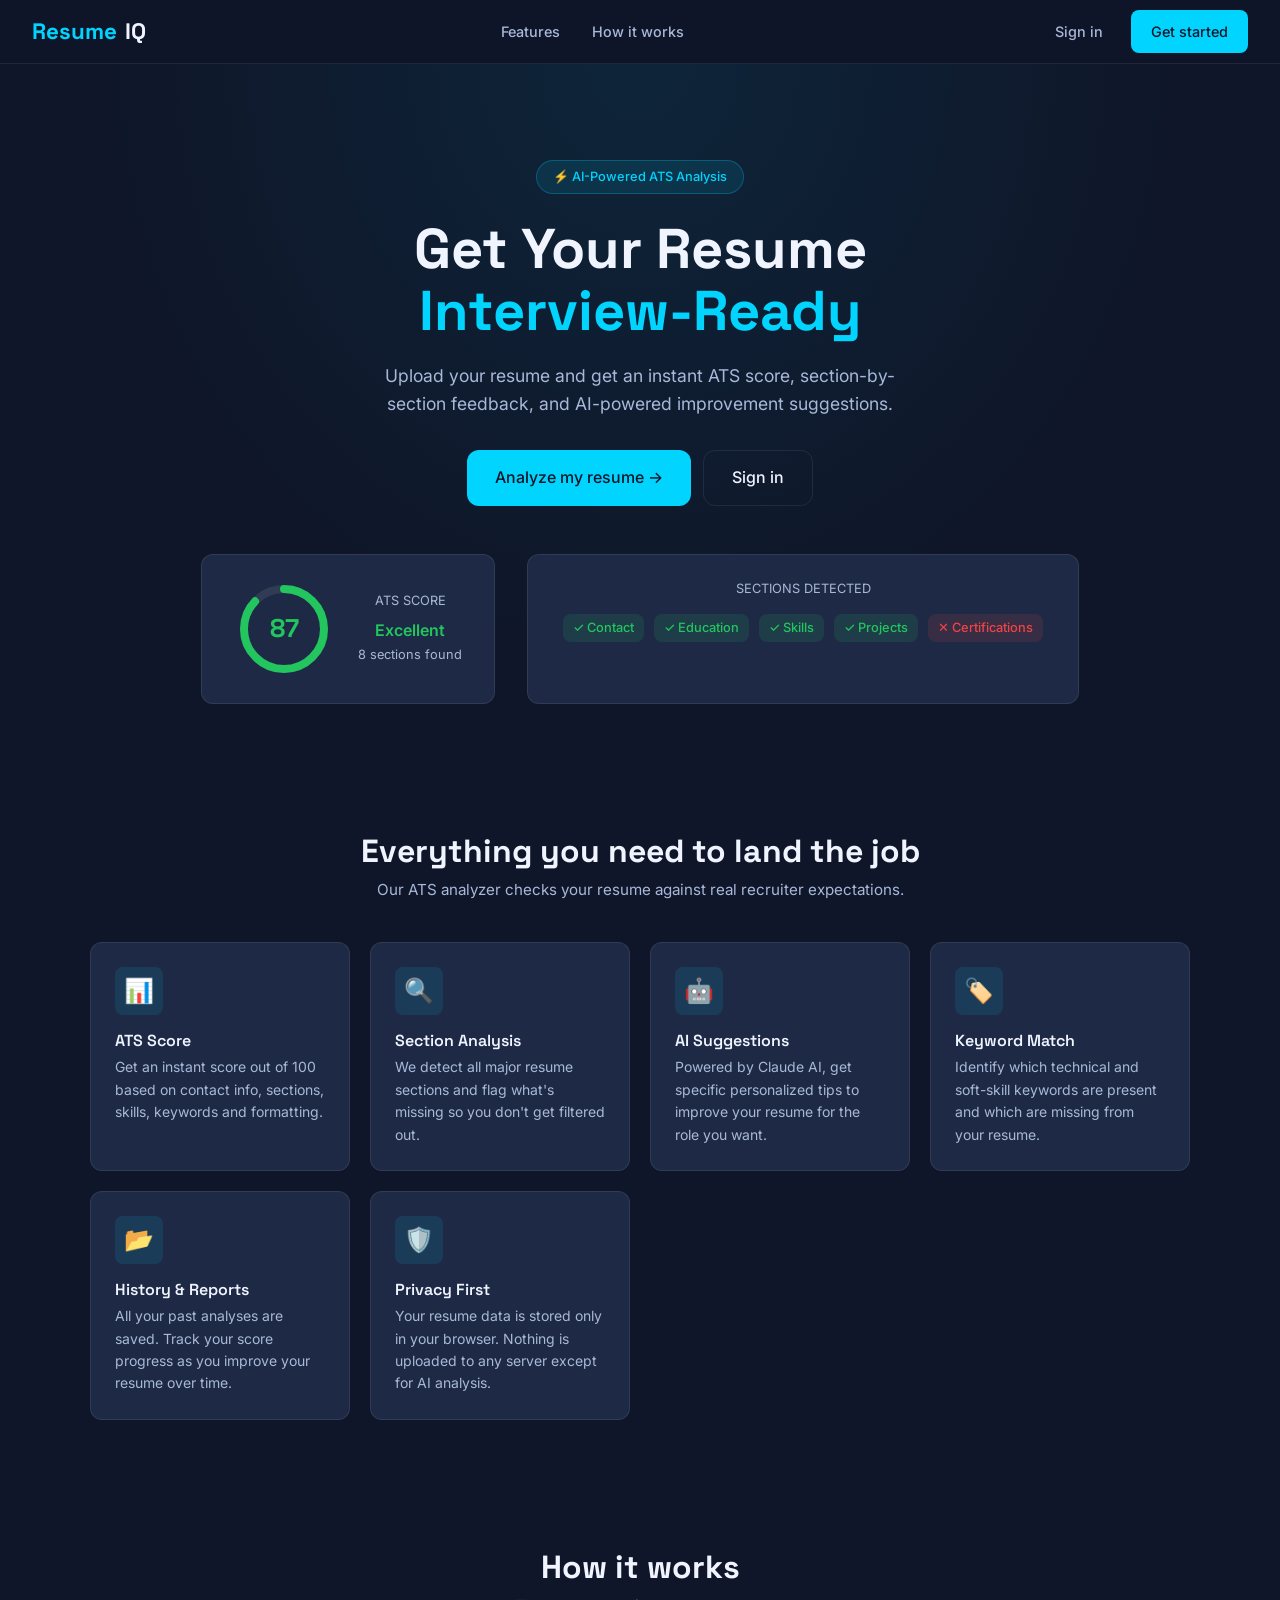
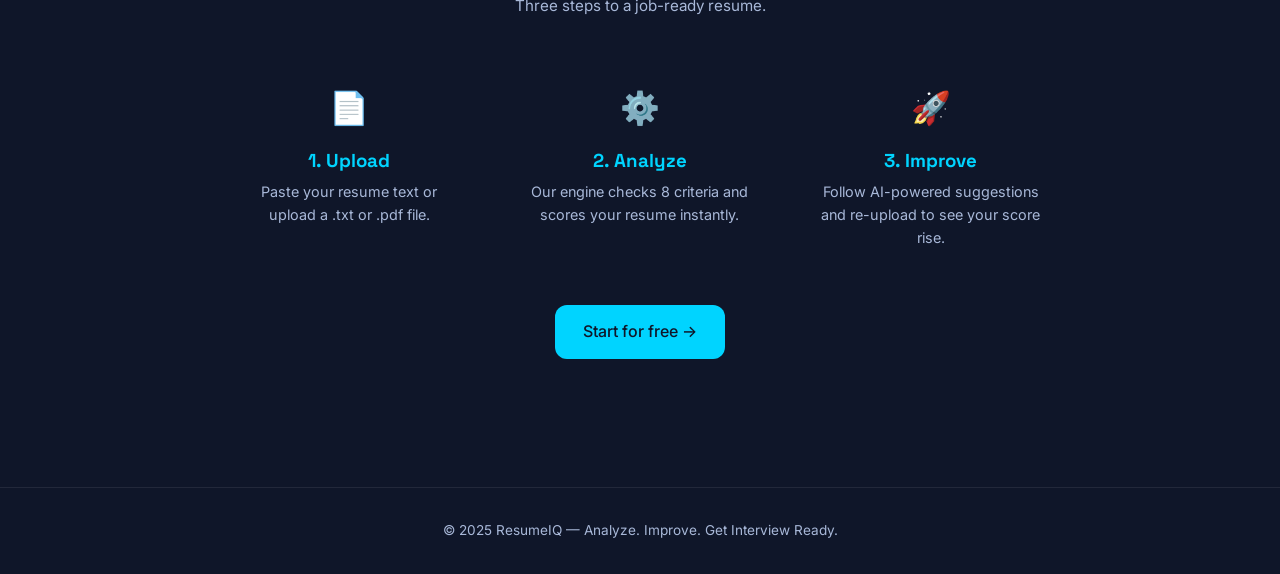
<file: index.html>
<!DOCTYPE html>
<html lang="en">
<head>
  <meta charset="UTF-8"/>
  <meta name="viewport" content="width=device-width, initial-scale=1.0"/>
  <title>ResumeIQ — ATS Resume Analyzer</title>
  <link rel="stylesheet" href="css/style.css"/>
</head>
<body>

<nav class="nav">
  <div class="nav-logo"><span>Resume</span>IQ</div>
  <ul class="nav-links">
    <li><a href="#features">Features</a></li>
    <li><a href="#how-it-works">How it works</a></li>
  </ul>
  <div class="nav-actions">
    <a href="pages/login.html" class="btn btn-ghost">Sign in</a>
    <a href="pages/register.html" class="btn btn-primary">Get started</a>
  </div>
</nav>

<!-- HERO -->
<section class="hero">
  <div class="hero-badge">⚡ AI-Powered ATS Analysis</div>
  <h1>Get Your Resume <span>Interview-Ready</span></h1>
  <p>Upload your resume and get an instant ATS score, section-by-section feedback, and AI-powered improvement suggestions.</p>
  <div class="hero-actions">
    <a href="pages/register.html" class="btn btn-primary btn-lg">Analyze my resume →</a>
    <a href="pages/login.html" class="btn btn-outline btn-lg">Sign in</a>
  </div>

  <!-- demo score preview -->
  <div style="margin-top:3rem;display:flex;justify-content:center;gap:2rem;flex-wrap:wrap">
    <div class="card" style="display:flex;align-items:center;gap:1.5rem;padding:1.5rem 2rem">
      <div id="demo-ring"></div>
      <div>
        <div style="font-size:0.8rem;color:var(--white-dim);margin-bottom:6px">ATS SCORE</div>
        <div style="font-size:1rem;font-weight:600;color:var(--success)">Excellent</div>
        <div style="font-size:0.8rem;color:var(--white-dim);margin-top:2px">8 sections found</div>
      </div>
    </div>
    <div class="card" style="padding:1.5rem 2rem;min-width:220px">
      <div style="font-size:0.8rem;color:var(--white-dim);margin-bottom:12px">SECTIONS DETECTED</div>
      <div>
        <span class="section-found yes">✓ Contact</span>
        <span class="section-found yes">✓ Education</span>
        <span class="section-found yes">✓ Skills</span>
        <span class="section-found yes">✓ Projects</span>
        <span class="section-found no">✕ Certifications</span>
      </div>
    </div>
  </div>
</section>

<!-- FEATURES -->
<section class="features" id="features">
  <div class="section-heading">
    <h2>Everything you need to land the job</h2>
    <p>Our ATS analyzer checks your resume against real recruiter expectations.</p>
  </div>
  <div class="features-grid">
    <div class="feature-card">
      <div class="feature-icon">📊</div>
      <h3>ATS Score</h3>
      <p>Get an instant score out of 100 based on contact info, sections, skills, keywords and formatting.</p>
    </div>
    <div class="feature-card">
      <div class="feature-icon">🔍</div>
      <h3>Section Analysis</h3>
      <p>We detect all major resume sections and flag what's missing so you don't get filtered out.</p>
    </div>
    <div class="feature-card">
      <div class="feature-icon">🤖</div>
      <h3>AI Suggestions</h3>
      <p>Powered by Claude AI, get specific personalized tips to improve your resume for the role you want.</p>
    </div>
    <div class="feature-card">
      <div class="feature-icon">🏷️</div>
      <h3>Keyword Match</h3>
      <p>Identify which technical and soft-skill keywords are present and which are missing from your resume.</p>
    </div>
    <div class="feature-card">
      <div class="feature-icon">📂</div>
      <h3>History & Reports</h3>
      <p>All your past analyses are saved. Track your score progress as you improve your resume over time.</p>
    </div>
    <div class="feature-card">
      <div class="feature-icon">🛡️</div>
      <h3>Privacy First</h3>
      <p>Your resume data is stored only in your browser. Nothing is uploaded to any server except for AI analysis.</p>
    </div>
  </div>
</section>

<!-- HOW IT WORKS -->
<section id="how-it-works" style="padding:4rem 1.5rem;max-width:900px;margin:0 auto">
  <div class="section-heading">
    <h2>How it works</h2>
    <p>Three steps to a job-ready resume.</p>
  </div>
  <div class="grid-3">
    <div style="text-align:center;padding:1.5rem">
      <div style="font-size:2rem;margin-bottom:1rem">📄</div>
      <h3 style="margin-bottom:8px;color:var(--cyan)">1. Upload</h3>
      <p style="color:var(--white-dim);font-size:0.9rem">Paste your resume text or upload a .txt or .pdf file.</p>
    </div>
    <div style="text-align:center;padding:1.5rem">
      <div style="font-size:2rem;margin-bottom:1rem">⚙️</div>
      <h3 style="margin-bottom:8px;color:var(--cyan)">2. Analyze</h3>
      <p style="color:var(--white-dim);font-size:0.9rem">Our engine checks 8 criteria and scores your resume instantly.</p>
    </div>
    <div style="text-align:center;padding:1.5rem">
      <div style="font-size:2rem;margin-bottom:1rem">🚀</div>
      <h3 style="margin-bottom:8px;color:var(--cyan)">3. Improve</h3>
      <p style="color:var(--white-dim);font-size:0.9rem">Follow AI-powered suggestions and re-upload to see your score rise.</p>
    </div>
  </div>
  <div style="text-align:center;margin-top:2rem">
    <a href="pages/register.html" class="btn btn-primary btn-lg">Start for free →</a>
  </div>
</section>

<footer>
  <p>© 2025 ResumeIQ — Analyze. Improve. Get Interview Ready.</p>
</footer>

<script src="js/utils.js"></script>
<script>
  renderScoreRing('demo-ring', 87, 100);
</script>
</body>
</html>
</file>
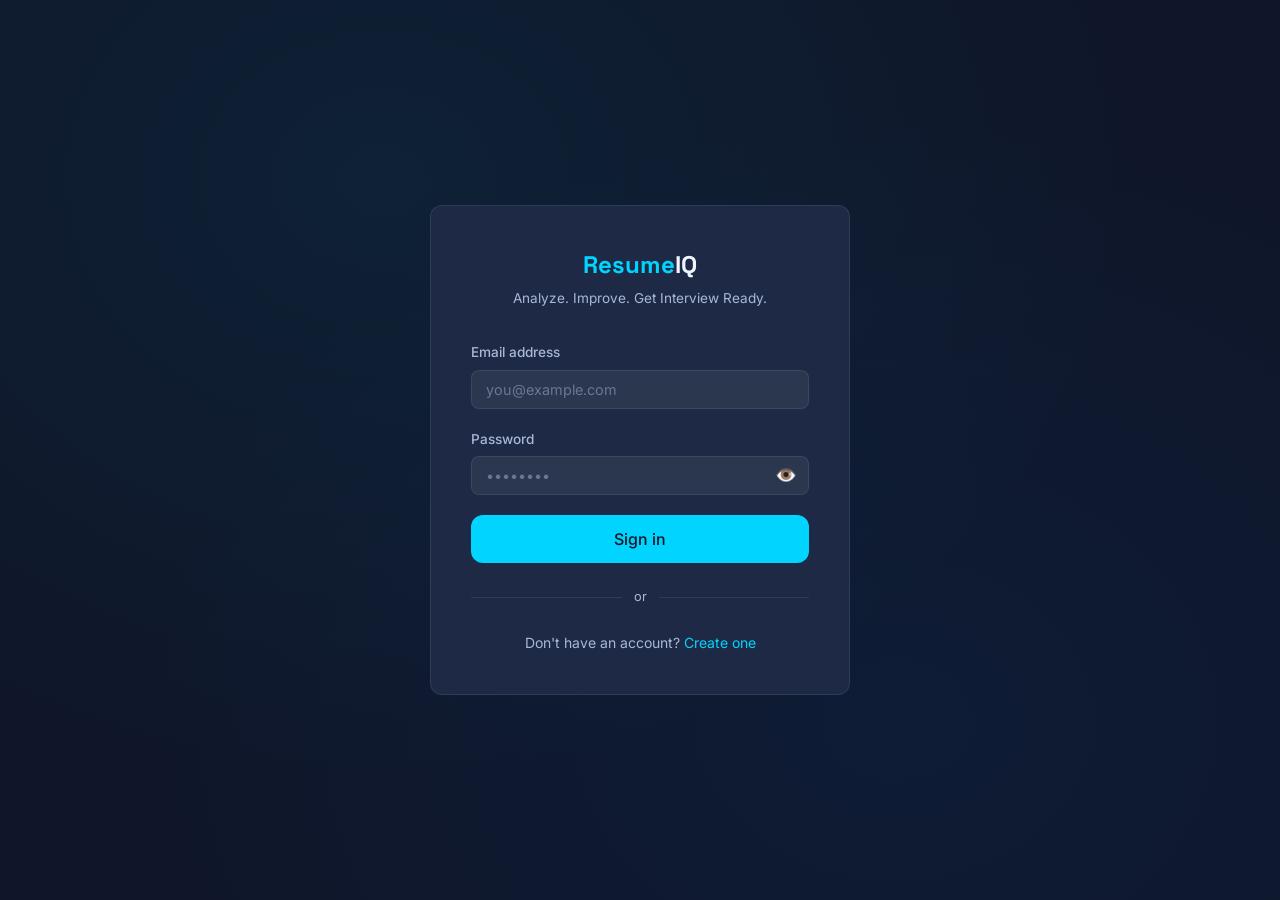
<file: pages/dashboard.html>
<!DOCTYPE html>
<html lang="en">
<head>
  <meta charset="UTF-8"/>
  <meta name="viewport" content="width=device-width, initial-scale=1.0"/>
  <title>Dashboard — ResumeIQ</title>
  <link rel="stylesheet" href="../css/style.css"/>
</head>
<body>

<nav class="nav" id="main-nav"></nav>

<div class="page-wrap">
  <div class="page-header flex-between" style="flex-wrap:wrap;gap:1rem">
    <div>
      <div class="page-title" id="welcome-title">Welcome back 👋</div>
      <div class="page-subtitle">Here's an overview of your resume analyses.</div>
    </div>
    <a href="upload.html" class="btn btn-primary">+ Upload resume</a>
  </div>

  <!-- Stats row -->
  <div class="grid-4 mb-3" id="stats-row">
    <div class="stat-card">
      <div class="stat-label">Total Resumes</div>
      <div class="stat-value" id="stat-total">0</div>
    </div>
    <div class="stat-card">
      <div class="stat-label">Best Score</div>
      <div class="stat-value" id="stat-best" style="color:var(--success)">—</div>
    </div>
    <div class="stat-card">
      <div class="stat-label">Avg Score</div>
      <div class="stat-value" id="stat-avg">—</div>
    </div>
    <div class="stat-card">
      <div class="stat-label">Latest Score</div>
      <div class="stat-value" id="stat-latest">—</div>
    </div>
  </div>

  <!-- Resume list -->
  <div class="card" style="padding:0">
    <div class="flex-between" style="padding:1.25rem 1.5rem;border-bottom:1px solid var(--border-soft)">
      <h2 style="font-size:1rem;font-weight:600">Your Resumes</h2>
    </div>
    <div id="resume-list-wrap">
      <div id="empty-state" class="text-center" style="padding:4rem 2rem;display:none">
        <div style="font-size:2.5rem;margin-bottom:1rem">📄</div>
        <h3 style="margin-bottom:8px">No resumes yet</h3>
        <p class="text-muted text-sm" style="margin-bottom:1.5rem">Upload your first resume to get started.</p>
        <a href="upload.html" class="btn btn-primary">Upload resume</a>
      </div>
      <div class="table-wrap" id="resume-table-wrap">
        <table id="resume-table">
          <thead>
            <tr>
              <th>Resume name</th>
              <th>Uploaded</th>
              <th>ATS Score</th>
              <th>Status</th>
              <th style="text-align:right">Actions</th>
            </tr>
          </thead>
          <tbody id="resume-tbody"></tbody>
        </table>
      </div>
    </div>
  </div>
</div>

<div id="toast-container"></div>

<!-- Delete confirm modal -->
<div class="modal-overlay hidden" id="delete-modal">
  <div class="modal">
    <button class="modal-close" onclick="closeDeleteModal()">✕</button>
    <h3 style="margin-bottom:8px">Delete resume?</h3>
    <p class="text-muted text-sm" style="margin-bottom:1.5rem">
      This will permanently delete the resume and its analysis report. This cannot be undone.
    </p>
    <div class="flex gap-2">
      <button class="btn btn-danger btn-full" onclick="confirmDelete()">Delete</button>
      <button class="btn btn-outline btn-full" onclick="closeDeleteModal()">Cancel</button>
    </div>
  </div>
</div>

<script src="../js/auth.js"></script>
<script src="../js/resume.js"></script>
<script src="../js/utils.js"></script>
<script>
  if (!Auth.requireAuth()) throw new Error('not auth');

  const session = Auth.getSession();
  document.getElementById('welcome-title').textContent = `Welcome back, ${session.name.split(' ')[0]} 👋`;

  injectNav();

  let deleteTarget = null;

  function load() {
    const resumes = ResumeDB.getResumesByUser(session.userId);
    const tbody = document.getElementById('resume-tbody');
    const emptyState = document.getElementById('empty-state');
    const tableWrap = document.getElementById('resume-table-wrap');

    // stats
    const scores = resumes.filter(r => r.ats_score !== null).map(r => r.ats_score);
    document.getElementById('stat-total').textContent = resumes.length;
    document.getElementById('stat-best').textContent = scores.length ? Math.max(...scores) : '—';
    document.getElementById('stat-avg').textContent = scores.length ? Math.round(scores.reduce((a,b)=>a+b,0)/scores.length) : '—';
    document.getElementById('stat-latest').textContent = scores.length ? scores[0] : '—';

    if (!resumes.length) {
      emptyState.style.display = 'block';
      tableWrap.style.display = 'none';
      return;
    }

    emptyState.style.display = 'none';
    tableWrap.style.display = 'block';

    tbody.innerHTML = resumes.map(r => {
      const score = r.ats_score;
      const scoreHtml = score !== null
        ? `<span style="font-weight:600;color:${scoreColor(score)}">${score}</span><span class="text-muted text-xs">/100</span>`
        : '<span class="text-muted text-xs">Analyzing…</span>';
      const badgeHtml = score !== null
        ? `<span class="badge ${scoreBadgeClass(score)}">${scoreLabel(score)}</span>`
        : '<span class="badge badge-cyan">Pending</span>';

      return `<tr>
        <td>
          <div style="font-weight:500">${r.resume_name}</div>
        </td>
        <td class="text-muted text-sm">${formatDate(r.upload_date)}</td>
        <td>${scoreHtml}</td>
        <td>${badgeHtml}</td>
        <td style="text-align:right">
          <div class="flex gap-1" style="justify-content:flex-end">
            ${score !== null ? `<a href="report.html?id=${r.resume_id}" class="btn btn-outline btn-sm">View report</a>` : ''}
            <button class="btn btn-danger btn-sm" onclick="openDeleteModal('${r.resume_id}')">Delete</button>
          </div>
        </td>
      </tr>`;
    }).join('');
  }

  function openDeleteModal(id) {
    deleteTarget = id;
    document.getElementById('delete-modal').classList.remove('hidden');
  }

  function closeDeleteModal() {
    deleteTarget = null;
    document.getElementById('delete-modal').classList.add('hidden');
  }

  function confirmDelete() {
    if (!deleteTarget) return;
    ResumeDB.deleteResume(deleteTarget);
    closeDeleteModal();
    showToast('Resume deleted.', 'success');
    load();
  }

  load();
</script>
</body>
</html>
</file>
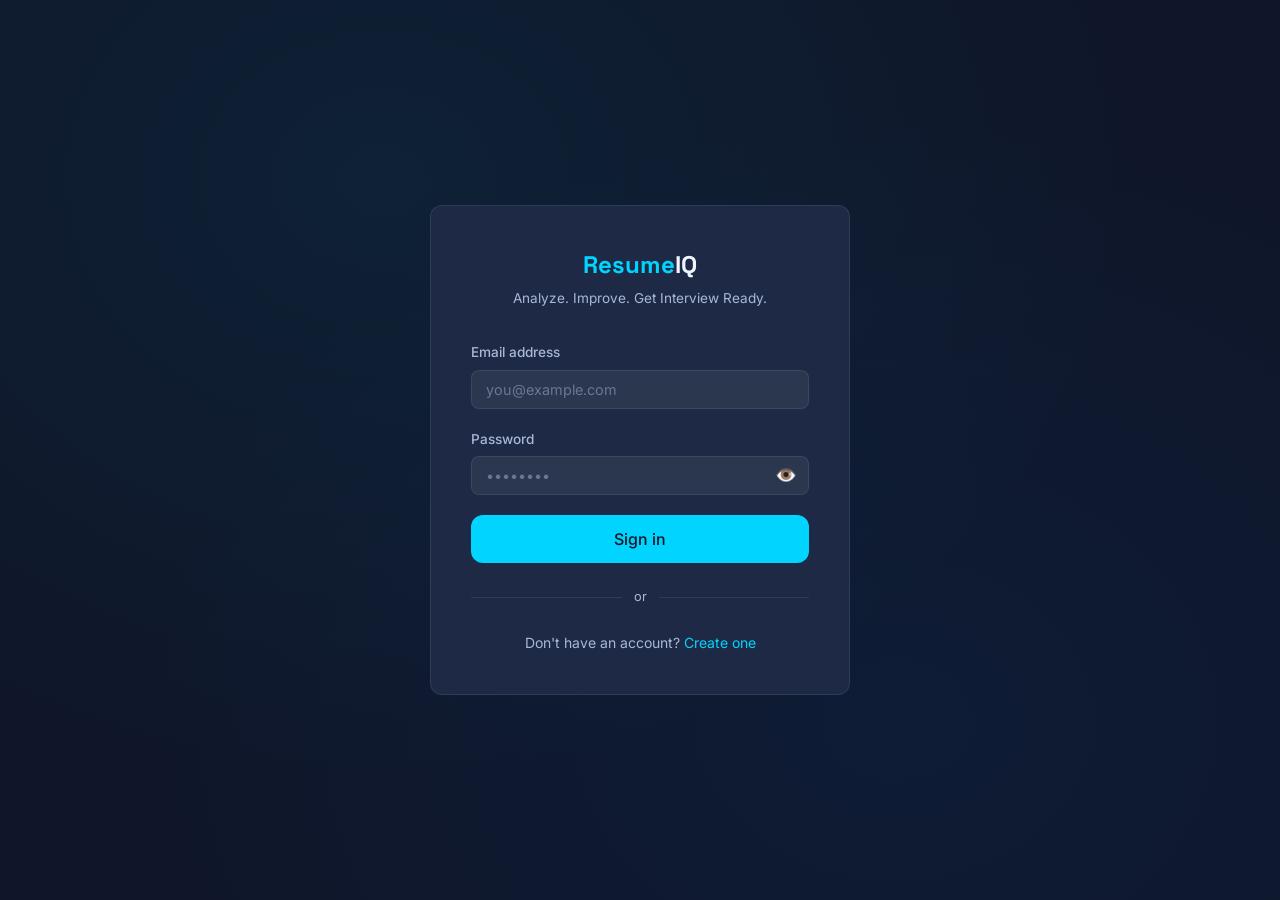
<file: pages/login.html>
<!DOCTYPE html>
<html lang="en">
<head>
  <meta charset="UTF-8"/>
  <meta name="viewport" content="width=device-width, initial-scale=1.0"/>
  <title>Sign In — ResumeIQ</title>
  <link rel="stylesheet" href="../css/style.css"/>
</head>
<body>
<div class="auth-wrap">
  <div class="auth-card">
    <div class="auth-logo"><span>Resume</span>IQ</div>
    <div class="auth-tagline">Analyze. Improve. Get Interview Ready.</div>

    <div id="error-box" class="alert alert-danger hidden"></div>

    <div class="form-group">
      <label class="form-label">Email address</label>
      <input type="email" id="email" class="form-input" placeholder="you@example.com" autocomplete="email"/>
    </div>

    <div class="form-group">
      <label class="form-label">Password</label>
      <div style="position:relative">
        <input type="password" id="password" class="form-input" placeholder="••••••••"
               autocomplete="current-password" style="padding-right:48px"/>
        <button type="button" onclick="togglePassword()"
                style="position:absolute;right:12px;top:50%;transform:translateY(-50%);
                       background:none;border:none;cursor:pointer;color:var(--white-dim);
                       font-size:1.1rem;line-height:1;padding:0"
                id="eye-btn" title="Show password">👁️</button>
      </div>
    </div>

    <button class="btn btn-primary btn-full btn-lg" id="login-btn" onclick="doLogin()">
      Sign in
    </button>

    <div class="auth-divider">or</div>

    <p class="text-center text-sm" style="color:var(--white-dim)">
      Don't have an account? <a href="register.html">Create one</a>
    </p>
  </div>
</div>

<script src="../js/auth.js"></script>
<script>
  Auth.requireGuest('../pages/dashboard.html');

  document.addEventListener('keydown', e => { if (e.key === 'Enter') doLogin(); });

  function togglePassword() {
    const input = document.getElementById('password');
    const btn   = document.getElementById('eye-btn');
    if (input.type === 'password') {
      input.type = 'text';
      btn.textContent = '🙈';
      btn.title = 'Hide password';
    } else {
      input.type = 'password';
      btn.textContent = '👁️';
      btn.title = 'Show password';
    }
  }

  function doLogin() {
    const email    = document.getElementById('email').value.trim();
    const password = document.getElementById('password').value;
    const errBox   = document.getElementById('error-box');
    errBox.classList.add('hidden');

    if (!email || !password) {
      errBox.textContent = 'Please fill in all fields.';
      errBox.classList.remove('hidden');
      return;
    }

    const btn = document.getElementById('login-btn');
    btn.disabled = true;
    btn.textContent = 'Signing in…';

    const result = Auth.login(email, password);
    if (!result.ok) {
      errBox.textContent = result.error;
      errBox.classList.remove('hidden');
      btn.disabled = false;
      btn.textContent = 'Sign in';
      return;
    }

    window.location.href = 'dashboard.html';
  }
</script>
</body>
</html>
</file>
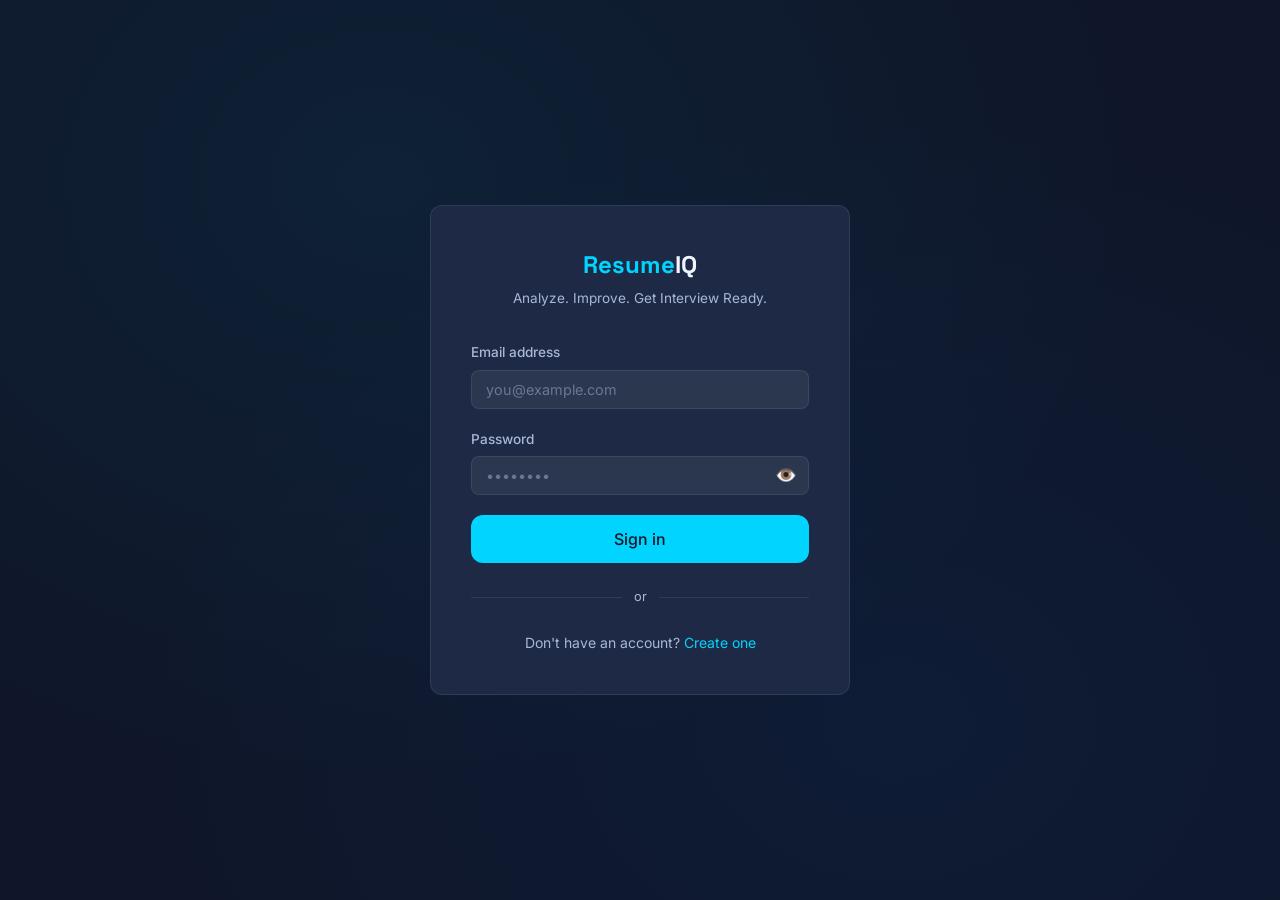
<file: pages/profile.html>
<!DOCTYPE html>
<html lang="en">
<head>
  <meta charset="UTF-8"/>
  <meta name="viewport" content="width=device-width, initial-scale=1.0"/>
  <title>Profile — ResumeIQ</title>
  <link rel="stylesheet" href="../css/style.css"/>
</head>
<body>

<nav class="nav" id="main-nav"></nav>

<div class="page-wrap" style="max-width:700px">
  <div class="page-header">
    <div class="page-title">Profile & Settings</div>
    <div class="page-subtitle">Manage your account and configure AI features.</div>
  </div>

  <!-- Account info -->
  <div class="card mb-2">
    <h3 style="font-size:1rem;font-weight:600;margin-bottom:1.25rem">Account</h3>
    <div class="flex-center gap-2 mb-3">
      <div style="width:56px;height:56px;border-radius:50%;background:rgba(0,212,255,0.15);
                  display:flex;align-items:center;justify-content:center;
                  font-family:var(--font-display);font-size:1.2rem;font-weight:700;color:var(--cyan)"
           id="avatar-initials">??</div>
      <div>
        <div style="font-weight:600;font-size:1rem" id="profile-name">—</div>
        <div class="text-muted text-sm" id="profile-email">—</div>
        <div class="mt-1" id="profile-role"></div>
      </div>
    </div>

    <div class="form-group">
      <label class="form-label">Display name</label>
      <input type="text" id="edit-name" class="form-input"/>
    </div>

    <button class="btn btn-primary btn-sm" onclick="saveName()">Save name</button>
  </div>

  <!-- API Key -->
  <div class="card mb-2" style="border-color:rgba(0,212,255,0.25)">
    <h3 style="font-size:1rem;font-weight:600;margin-bottom:0.5rem">🤖 Anthropic API Key</h3>
    <p class="text-muted text-sm mb-2">
      Add your Anthropic API key to enable Claude AI-powered resume suggestions.
      The key is stored only in your browser and never sent anywhere except Anthropic's API.
    </p>

    <div class="alert alert-info mb-2">
      Get a free API key at <a href="https://console.anthropic.com" target="_blank">console.anthropic.com</a>
    </div>

    <div class="form-group">
      <label class="form-label">API key</label>
      <div class="flex gap-1">
        <input type="password" id="api-key-input" class="form-input" placeholder="sk-ant-api03-…"/>
        <button class="btn btn-outline btn-sm" onclick="toggleKeyVisibility()" id="toggle-key-btn" style="white-space:nowrap">Show</button>
      </div>
    </div>

    <div class="flex gap-1">
      <button class="btn btn-primary btn-sm" onclick="saveApiKey()">Save key</button>
      <button class="btn btn-danger btn-sm" onclick="clearApiKey()">Remove key</button>
    </div>

    <div id="api-key-status" class="mt-2"></div>
  </div>

  <!-- Stats -->
  <div class="card mb-2">
    <h3 style="font-size:1rem;font-weight:600;margin-bottom:1rem">Your Stats</h3>
    <div class="grid-3">
      <div class="stat-card">
        <div class="stat-label">Resumes</div>
        <div class="stat-value" id="stat-resumes">0</div>
      </div>
      <div class="stat-card">
        <div class="stat-label">Best Score</div>
        <div class="stat-value" id="stat-best" style="color:var(--success)">—</div>
      </div>
      <div class="stat-card">
        <div class="stat-label">Member Since</div>
        <div class="stat-value" style="font-size:1rem" id="stat-since">—</div>
      </div>
    </div>
  </div>

  <!-- Danger zone -->
  <div class="card" style="border-color:rgba(239,68,68,0.25)">
    <h3 style="font-size:1rem;font-weight:600;margin-bottom:0.5rem;color:var(--danger)">Danger Zone</h3>
    <p class="text-muted text-sm mb-2">Sign out of your account on this device.</p>
    <button class="btn btn-danger btn-sm" onclick="Auth.logout()">Sign out</button>
  </div>
</div>

<div id="toast-container"></div>

<script src="../js/auth.js"></script>
<script src="../js/resume.js"></script>
<script src="../js/analyzer.js"></script>
<script src="../js/utils.js"></script>
<script>
  if (!Auth.requireAuth()) throw new Error('not auth');
  injectNav();

  const session = Auth.getSession();
  const user = Auth.getUserById(session.userId);

  // populate fields
  document.getElementById('profile-name').textContent  = user.name;
  document.getElementById('profile-email').textContent = user.email;
  document.getElementById('edit-name').value           = user.name;
  document.getElementById('avatar-initials').textContent = user.name.split(' ').map(w=>w[0]).join('').slice(0,2).toUpperCase();
  document.getElementById('profile-role').innerHTML = user.role === 'admin'
    ? '<span class="badge badge-cyan">Admin</span>' : '<span class="badge" style="background:rgba(255,255,255,0.08);color:var(--white-dim)">User</span>';

  document.getElementById('stat-since').textContent = formatDate(user.created_at);

  // stats
  const resumes = ResumeDB.getResumesByUser(session.userId);
  const scores  = resumes.filter(r=>r.ats_score!==null).map(r=>r.ats_score);
  document.getElementById('stat-resumes').textContent = resumes.length;
  document.getElementById('stat-best').textContent    = scores.length ? Math.max(...scores) : '—';

  // API key
  const existingKey = Config.getApiKey();
  if (existingKey) {
    document.getElementById('api-key-input').value = existingKey;
    document.getElementById('api-key-status').innerHTML = '<span class="badge badge-success">✓ API key saved</span>';
  }

  function toggleKeyVisibility() {
    const inp = document.getElementById('api-key-input');
    const btn = document.getElementById('toggle-key-btn');
    if (inp.type === 'password') { inp.type = 'text'; btn.textContent = 'Hide'; }
    else { inp.type = 'password'; btn.textContent = 'Show'; }
  }

  function saveApiKey() {
    const key = document.getElementById('api-key-input').value.trim();
    if (!key) { showToast('Enter an API key first.', 'error'); return; }
    if (!key.startsWith('sk-ant')) { showToast('That doesn\'t look like a valid Anthropic key.', 'error'); return; }
    Config.setApiKey(key);
    document.getElementById('api-key-status').innerHTML = '<span class="badge badge-success">✓ API key saved</span>';
    showToast('API key saved!', 'success');
  }

  function clearApiKey() {
    Config.setApiKey('');
    document.getElementById('api-key-input').value = '';
    document.getElementById('api-key-status').innerHTML = '<span class="badge badge-danger">Key removed</span>';
    showToast('API key removed.', 'info');
  }

  function saveName() {
    const newName = document.getElementById('edit-name').value.trim();
    if (!newName) { showToast('Name cannot be empty.', 'error'); return; }
    const users = JSON.parse(localStorage.getItem('resumeiq_users') || '[]');
    const idx = users.findIndex(u => u.id === session.userId);
    if (idx !== -1) { users[idx].name = newName; localStorage.setItem('resumeiq_users', JSON.stringify(users)); }
    document.getElementById('profile-name').textContent = newName;
    showToast('Name updated!', 'success');
  }
</script>
</body>
</html>
</file>
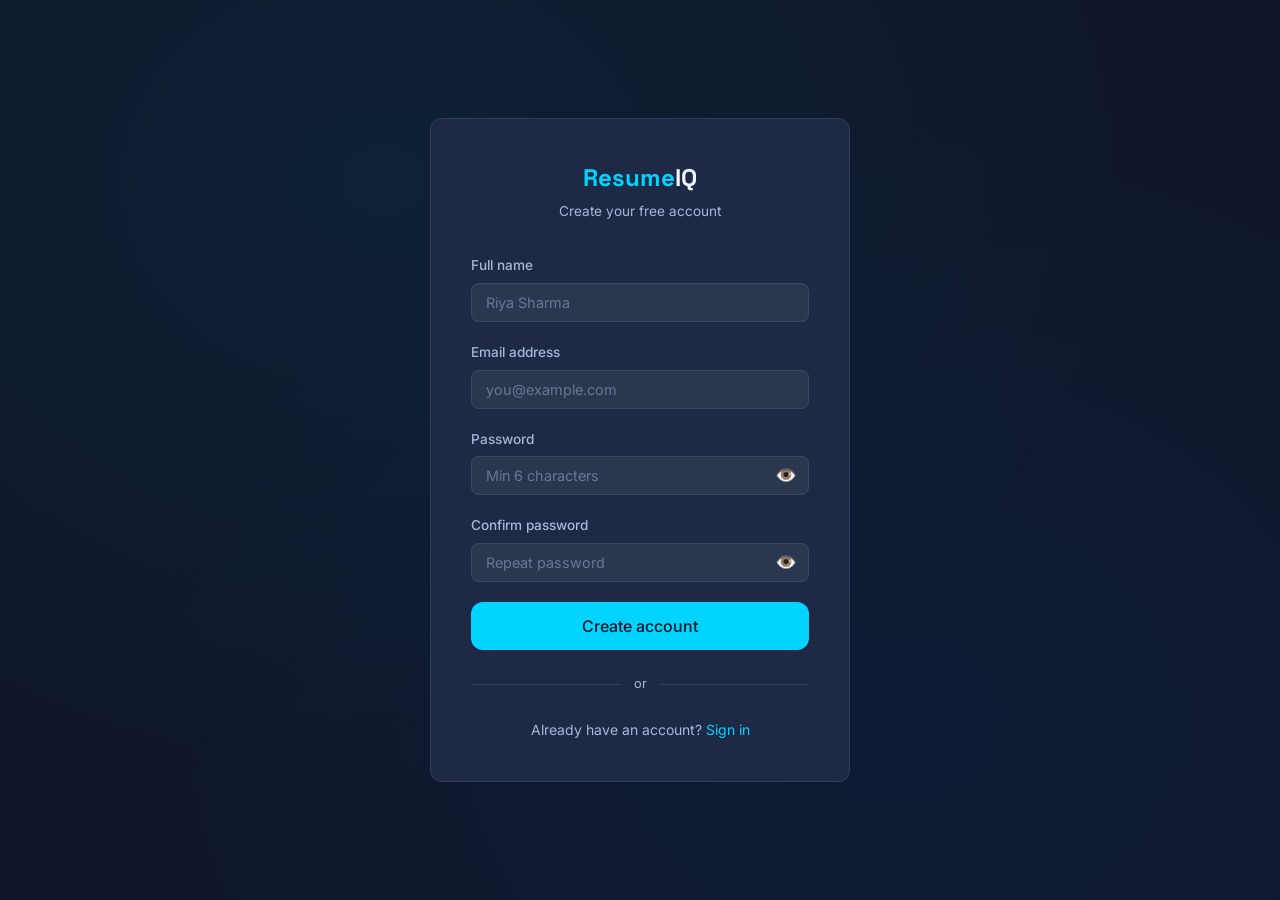
<file: pages/register.html>
<!DOCTYPE html>
<html lang="en">
<head>
  <meta charset="UTF-8"/>
  <meta name="viewport" content="width=device-width, initial-scale=1.0"/>
  <title>Create Account — ResumeIQ</title>
  <link rel="stylesheet" href="../css/style.css"/>
</head>
<body>
<div class="auth-wrap">
  <div class="auth-card">
    <div class="auth-logo"><span>Resume</span>IQ</div>
    <div class="auth-tagline">Create your free account</div>

    <div id="error-box" class="alert alert-danger hidden"></div>

    <div class="form-group">
      <label class="form-label">Full name</label>
      <input type="text" id="name" class="form-input" placeholder="Riya Sharma"/>
    </div>
    <div class="form-group">
      <label class="form-label">Email address</label>
      <input type="email" id="email" class="form-input" placeholder="you@example.com"/>
    </div>

    <div class="form-group">
      <label class="form-label">Password</label>
      <div style="position:relative">
        <input type="password" id="password" class="form-input" placeholder="Min 6 characters" style="padding-right:48px"/>
        <button type="button" onclick="togglePass('password','eye1')"
                style="position:absolute;right:12px;top:50%;transform:translateY(-50%);
                       background:none;border:none;cursor:pointer;color:var(--white-dim);
                       font-size:1.1rem;line-height:1;padding:0" id="eye1">👁️</button>
      </div>
    </div>

    <div class="form-group">
      <label class="form-label">Confirm password</label>
      <div style="position:relative">
        <input type="password" id="confirm" class="form-input" placeholder="Repeat password" style="padding-right:48px"/>
        <button type="button" onclick="togglePass('confirm','eye2')"
                style="position:absolute;right:12px;top:50%;transform:translateY(-50%);
                       background:none;border:none;cursor:pointer;color:var(--white-dim);
                       font-size:1.1rem;line-height:1;padding:0" id="eye2">👁️</button>
      </div>
    </div>

    <button class="btn btn-primary btn-full btn-lg" onclick="doRegister()">Create account</button>

    <div class="auth-divider">or</div>

    <p class="text-center text-sm" style="color:var(--white-dim)">
      Already have an account? <a href="login.html">Sign in</a>
    </p>
  </div>
</div>

<script src="../js/auth.js"></script>
<script>
  Auth.requireGuest('../pages/dashboard.html');

  document.addEventListener('keydown', e => { if (e.key === 'Enter') doRegister(); });

  function togglePass(inputId, btnId) {
    const input = document.getElementById(inputId);
    const btn   = document.getElementById(btnId);
    if (input.type === 'password') {
      input.type = 'text';
      btn.textContent = '🙈';
    } else {
      input.type = 'password';
      btn.textContent = '👁️';
    }
  }

  function doRegister() {
    const name     = document.getElementById('name').value.trim();
    const email    = document.getElementById('email').value.trim();
    const password = document.getElementById('password').value;
    const confirm  = document.getElementById('confirm').value;
    const errBox   = document.getElementById('error-box');
    errBox.classList.add('hidden');

    if (!name || !email || !password || !confirm) {
      errBox.textContent = 'Please fill in all fields.';
      errBox.classList.remove('hidden');
      return;
    }
    if (password.length < 6) {
      errBox.textContent = 'Password must be at least 6 characters.';
      errBox.classList.remove('hidden');
      return;
    }
    if (password !== confirm) {
      errBox.textContent = 'Passwords do not match.';
      errBox.classList.remove('hidden');
      return;
    }

    const result = Auth.register(name, email, password);
    if (!result.ok) {
      errBox.textContent = result.error;
      errBox.classList.remove('hidden');
      return;
    }

    Auth.login(email, password);
    window.location.href = 'dashboard.html';
  }
</script>
</body>
</html>
</file>
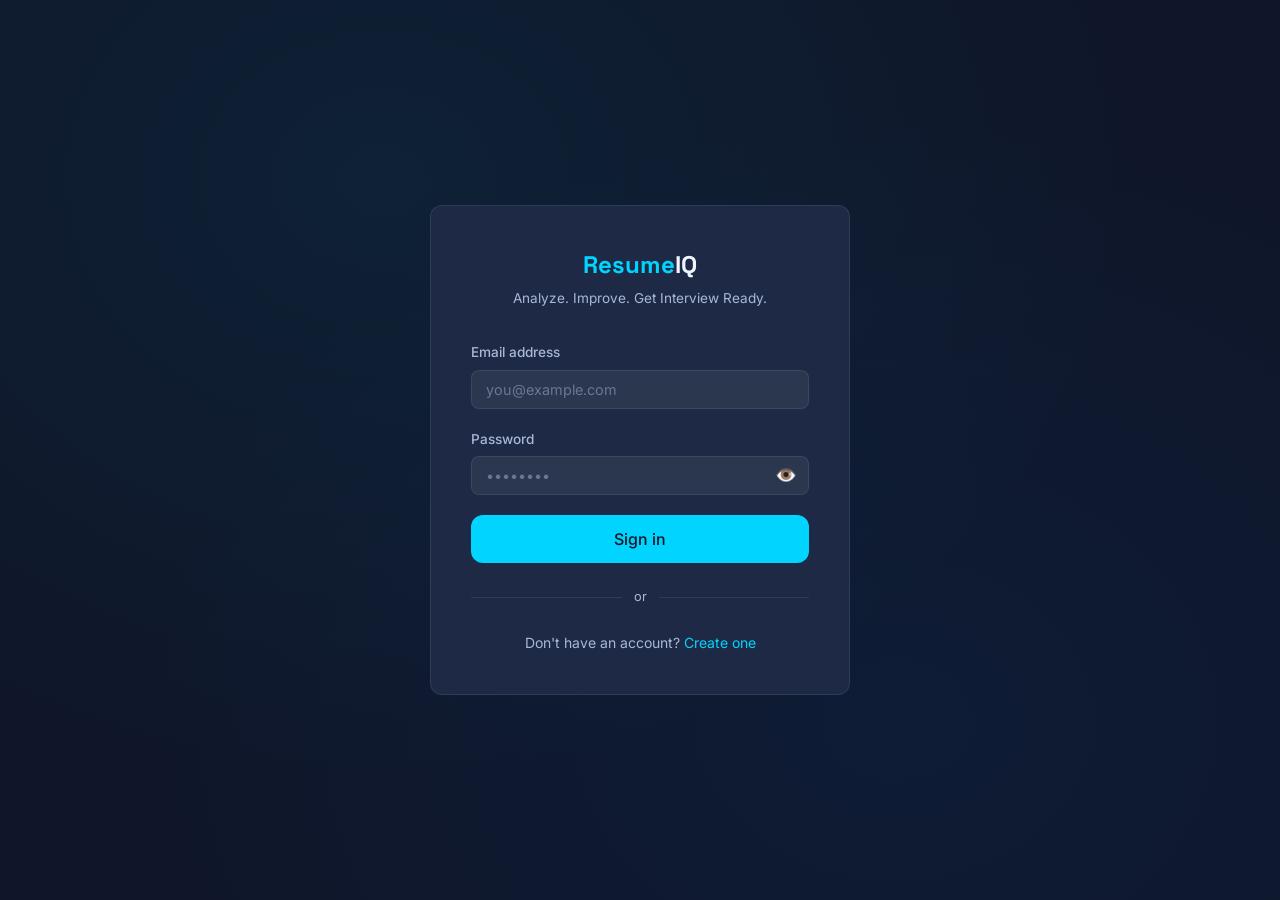
<file: pages/upload.html>
<!DOCTYPE html>
<html lang="en">
<head>
  <meta charset="UTF-8"/>
  <meta name="viewport" content="width=device-width, initial-scale=1.0"/>
  <title>Upload Resume — ResumeIQ</title>
  <link rel="stylesheet" href="../css/style.css"/>
</head>
<body>

<nav class="nav" id="main-nav"></nav>

<div class="page-wrap" style="max-width:760px">
  <div class="page-header">
    <div class="page-title">Upload Your Resume</div>
    <div class="page-subtitle">Paste your resume text, or upload a .txt file to get an ATS score.</div>
  </div>

  <!-- API key notice -->
  <div id="api-notice" class="alert alert-info mb-2">
    🤖 <strong>AI suggestions:</strong> Enter your Anthropic API key in
    <a href="profile.html">Profile → Settings</a> to enable Claude-powered tips.
    Without it, rule-based suggestions will still work.
  </div>

  <!-- Step 1: name + upload method -->
  <div class="card mb-2" id="step-1">
    <h3 style="font-size:1rem;margin-bottom:1.25rem;font-weight:600">Resume details</h3>

    <div class="form-group">
      <label class="form-label">Resume name <span style="color:var(--danger)">*</span></label>
      <input type="text" id="resume-name" class="form-input" placeholder="e.g. Software Engineer Resume v2"/>
    </div>

    <div class="form-group">
      <label class="form-label">Upload method</label>
      <div class="flex gap-2" style="margin-bottom:0">
        <button class="btn btn-outline" id="tab-paste" onclick="setTab('paste')">Paste text</button>
        <button class="btn btn-ghost" id="tab-file" onclick="setTab('file')">Upload file (.txt)</button>
      </div>
    </div>

    <!-- Paste tab -->
    <div id="pane-paste">
      <div class="form-group">
        <label class="form-label">Resume text</label>
        <textarea id="resume-text" class="form-input" rows="14"
          style="resize:vertical;font-family:monospace;font-size:0.85rem"
          placeholder="Paste your full resume content here…"></textarea>
        <div class="form-hint" id="char-count">0 characters</div>
      </div>
    </div>

    <!-- File tab -->
    <div id="pane-file" class="hidden">
      <div class="upload-zone" id="drop-zone" onclick="document.getElementById('file-input').click()">
        <div class="upload-zone-icon">📁</div>
        <h3>Click to browse or drag & drop</h3>
        <p>Supports .txt files up to 2 MB</p>
        <input type="file" id="file-input" accept=".txt,.text" class="hidden" onchange="handleFile(this)"/>
      </div>
      <div id="file-info" class="hidden mt-2">
        <div class="alert alert-success">
          <div>
            <div style="font-weight:500" id="file-name"></div>
            <div class="text-xs mt-1" id="file-size"></div>
          </div>
        </div>
      </div>
    </div>

    <div id="upload-error" class="alert alert-danger hidden mt-2"></div>

    <button class="btn btn-primary btn-full btn-lg mt-2" id="analyze-btn" onclick="analyzeResume()">
      Analyze resume →
    </button>
  </div>

  <!-- Tips -->
  <div class="card" style="border-color:rgba(0,212,255,0.2)">
    <h3 style="font-size:0.9rem;font-weight:600;margin-bottom:0.75rem;color:var(--cyan)">💡 Tips for a better score</h3>
    <ul style="list-style:none;display:flex;flex-direction:column;gap:6px">
      <li class="text-sm text-muted">✓ Include contact info: email, phone, LinkedIn, GitHub</li>
      <li class="text-sm text-muted">✓ Add clear section headings: Education, Experience, Skills, Projects</li>
      <li class="text-sm text-muted">✓ List 8–12 technical skills relevant to your target role</li>
      <li class="text-sm text-muted">✓ Use action verbs and include dates for all experiences</li>
      <li class="text-sm text-muted">✓ Keep length between 300–800 words for best formatting score</li>
    </ul>
  </div>
</div>

<div id="loading-overlay" class="hidden">
  <div class="spinner" style="width:36px;height:36px"></div>
  <p id="loading-msg">Analyzing your resume…</p>
</div>
<div id="toast-container"></div>

<script src="../js/auth.js"></script>
<script src="../js/resume.js"></script>
<script src="../js/analyzer.js"></script>
<script src="../js/utils.js"></script>
<script>
  if (!Auth.requireAuth()) throw new Error('not auth');
  injectNav();

  const session = Auth.getSession();
  let activeTab = 'paste';
  let fileText = null;

  // hide API notice if key set
  if (Config.hasApiKey()) {
    document.getElementById('api-notice').classList.add('hidden');
  }

  // char counter
  document.getElementById('resume-text').addEventListener('input', e => {
    document.getElementById('char-count').textContent = `${e.target.value.length.toLocaleString()} characters`;
  });

  function setTab(tab) {
    activeTab = tab;
    document.getElementById('pane-paste').classList.toggle('hidden', tab !== 'paste');
    document.getElementById('pane-file').classList.toggle('hidden', tab !== 'file');
    document.getElementById('tab-paste').className = 'btn ' + (tab === 'paste' ? 'btn-outline' : 'btn-ghost');
    document.getElementById('tab-file').className  = 'btn ' + (tab === 'file'  ? 'btn-outline' : 'btn-ghost');
  }

  function handleFile(input) {
    const file = input.files[0];
    if (!file) return;
    if (file.size > 2 * 1024 * 1024) {
      showToast('File too large. Max 2 MB.', 'error');
      return;
    }
    const reader = new FileReader();
    reader.onload = e => {
      fileText = e.target.result;
      document.getElementById('file-name').textContent = file.name;
      document.getElementById('file-size').textContent = `${(file.size/1024).toFixed(1)} KB · ${fileText.length.toLocaleString()} characters`;
      document.getElementById('file-info').classList.remove('hidden');
    };
    reader.readAsText(file);
  }

  // drag & drop
  const dropZone = document.getElementById('drop-zone');
  dropZone.addEventListener('dragover', e => { e.preventDefault(); dropZone.classList.add('drag-over'); });
  dropZone.addEventListener('dragleave', () => dropZone.classList.remove('drag-over'));
  dropZone.addEventListener('drop', e => {
    e.preventDefault();
    dropZone.classList.remove('drag-over');
    const file = e.dataTransfer.files[0];
    if (file) {
      const fakeInput = { files: [file] };
      handleFile(fakeInput);
    }
  });

  async function analyzeResume() {
    const name = document.getElementById('resume-name').value.trim();
    const errBox = document.getElementById('upload-error');
    errBox.classList.add('hidden');

    if (!name) {
      errBox.textContent = 'Please enter a resume name.';
      errBox.classList.remove('hidden');
      return;
    }

    let text = '';
    if (activeTab === 'paste') {
      text = document.getElementById('resume-text').value.trim();
    } else {
      text = fileText || '';
    }

    if (text.length < 50) {
      errBox.textContent = 'Resume content is too short. Please paste or upload your full resume.';
      errBox.classList.remove('hidden');
      return;
    }

    document.getElementById('analyze-btn').disabled = true;
    showLoading('Scoring your resume…');

    try {
      // 1. save resume
      const resume = ResumeDB.addResume(session.userId, name, text);

      // 2. run local scoring
      const result = Analyzer.score(text);
      const ruleTips = Analyzer.ruleSuggestions(result);

      // 3. try AI suggestions
      let aiTips = [];
      if (Config.hasApiKey()) {
        try {
          document.getElementById('loading-msg').textContent = 'Getting AI suggestions…';
          aiTips = await Analyzer.aiSuggestions(text, result);
        } catch(e) {
          console.warn('AI suggestions failed:', e);
          showToast('AI suggestions unavailable. Showing rule-based tips.', 'info');
        }
      }

      const suggestions = aiTips.length ? aiTips : ruleTips;

      // 4. save report
      const report = {
        resume_id: resume.resume_id,
        ...result.breakdown,
        keywords_found: result.keywords.tech,
        soft_skills_found: result.keywords.soft,
        sections: result.sections,
        contact: result.contact,
        overall_score: result.overall,
        suggestions,
        ai_powered: aiTips.length > 0,
        created_at: new Date().toISOString()
      };
      ResumeDB.addReport(report);
      ResumeDB.updateResumeScore(resume.resume_id, result.overall);

      // 5. redirect
      window.location.href = `report.html?id=${resume.resume_id}`;

    } catch(err) {
      hideLoading();
      document.getElementById('analyze-btn').disabled = false;
      errBox.textContent = 'Something went wrong: ' + err.message;
      errBox.classList.remove('hidden');
    }
  }
</script>
</body>
</html>
</file>
<file: css/style.css>
@import url('https://fonts.googleapis.com/css2?family=Space+Grotesk:wght@400;500;600;700&family=Inter:wght@400;500;600&display=swap');

:root {
  --navy: #0F1629;
  --navy-light: #1A2340;
  --navy-card: #1E2A45;
  --cyan: #00D4FF;
  --cyan-dim: #00A8CC;
  --white: #F0F4FF;
  --white-dim: #A8B8D8;
  --border: rgba(0, 212, 255, 0.15);
  --border-soft: rgba(255,255,255,0.08);
  --success: #22C55E;
  --warning: #F59E0B;
  --danger: #EF4444;
  --font-display: 'Space Grotesk', sans-serif;
  --font-body: 'Inter', sans-serif;
  --radius: 12px;
  --radius-sm: 8px;
  --shadow: 0 4px 24px rgba(0,0,0,0.4);
}

*, *::before, *::after { box-sizing: border-box; margin: 0; padding: 0; }

html { scroll-behavior: smooth; }

body {
  font-family: var(--font-body);
  background: var(--navy);
  color: var(--white);
  min-height: 100vh;
  line-height: 1.6;
}

a { color: var(--cyan); text-decoration: none; }
a:hover { text-decoration: underline; }

h1, h2, h3, h4 {
  font-family: var(--font-display);
  line-height: 1.2;
}

img { max-width: 100%; }

/* ── NAV ── */
.nav {
  position: sticky;
  top: 0;
  z-index: 100;
  background: rgba(15, 22, 41, 0.95);
  backdrop-filter: blur(12px);
  border-bottom: 1px solid var(--border-soft);
  padding: 0 2rem;
  height: 64px;
  display: flex;
  align-items: center;
  justify-content: space-between;
}

.nav-logo {
  font-family: var(--font-display);
  font-size: 1.4rem;
  font-weight: 700;
  color: var(--white);
  display: flex;
  align-items: center;
  gap: 8px;
}

.nav-logo span { color: var(--cyan); }

.nav-links {
  display: flex;
  align-items: center;
  gap: 2rem;
  list-style: none;
}

.nav-links a {
  color: var(--white-dim);
  font-size: 0.9rem;
  font-weight: 500;
  transition: color 0.2s;
}

.nav-links a:hover, .nav-links a.active {
  color: var(--white);
  text-decoration: none;
}

.nav-actions { display: flex; gap: 12px; align-items: center; }

/* ── BUTTONS ── */
.btn {
  display: inline-flex;
  align-items: center;
  gap: 8px;
  padding: 10px 20px;
  border-radius: var(--radius-sm);
  font-family: var(--font-body);
  font-size: 0.9rem;
  font-weight: 500;
  cursor: pointer;
  transition: all 0.2s;
  border: none;
  text-decoration: none;
}

.btn:hover { text-decoration: none; }

.btn-primary {
  background: var(--cyan);
  color: var(--navy);
}

.btn-primary:hover { background: var(--cyan-dim); }

.btn-outline {
  background: transparent;
  color: var(--white);
  border: 1px solid var(--border-soft);
}

.btn-outline:hover {
  border-color: var(--cyan);
  color: var(--cyan);
}

.btn-ghost {
  background: transparent;
  color: var(--white-dim);
  padding: 8px 16px;
}

.btn-ghost:hover { color: var(--white); }

.btn-danger {
  background: rgba(239,68,68,0.15);
  color: var(--danger);
  border: 1px solid rgba(239,68,68,0.3);
}

.btn-danger:hover { background: rgba(239,68,68,0.25); }

.btn-lg { padding: 14px 28px; font-size: 1rem; border-radius: var(--radius); }
.btn-sm { padding: 6px 14px; font-size: 0.8rem; }
.btn-full { width: 100%; justify-content: center; }

/* ── CARDS ── */
.card {
  background: var(--navy-card);
  border: 1px solid var(--border-soft);
  border-radius: var(--radius);
  padding: 1.5rem;
}

.card-sm { padding: 1rem; }
.card-lg { padding: 2rem; }

/* ── FORMS ── */
.form-group { margin-bottom: 1.25rem; }

.form-label {
  display: block;
  font-size: 0.85rem;
  font-weight: 500;
  color: var(--white-dim);
  margin-bottom: 6px;
}

.form-input, .form-select, .form-textarea {
  width: 100%;
  background: rgba(255,255,255,0.06);
  border: 1px solid var(--border-soft);
  border-radius: var(--radius-sm);
  color: var(--white);
  font-family: var(--font-body);
  font-size: 0.9rem;
  padding: 10px 14px;
  transition: border-color 0.2s;
  outline: none;
}

.form-input:focus, .form-select:focus, .form-textarea:focus {
  border-color: var(--cyan);
  background: rgba(0, 212, 255, 0.05);
}

.form-input::placeholder, .form-textarea::placeholder { color: var(--white-dim); opacity: 0.5; }

.form-select option { background: var(--navy-card); }

.form-error {
  font-size: 0.8rem;
  color: var(--danger);
  margin-top: 4px;
}

.form-hint {
  font-size: 0.8rem;
  color: var(--white-dim);
  margin-top: 4px;
}

/* ── BADGES ── */
.badge {
  display: inline-flex;
  align-items: center;
  gap: 4px;
  padding: 3px 10px;
  border-radius: 999px;
  font-size: 0.75rem;
  font-weight: 500;
}

.badge-cyan { background: rgba(0,212,255,0.15); color: var(--cyan); }
.badge-success { background: rgba(34,197,94,0.15); color: var(--success); }
.badge-warning { background: rgba(245,158,11,0.15); color: var(--warning); }
.badge-danger { background: rgba(239,68,68,0.15); color: var(--danger); }

/* ── SCORE RING ── */
.score-ring-wrap {
  display: flex;
  flex-direction: column;
  align-items: center;
  gap: 8px;
}

.score-ring {
  position: relative;
  width: 120px;
  height: 120px;
}

.score-ring svg { transform: rotate(-90deg); }

.score-ring-bg { fill: none; stroke: rgba(255,255,255,0.08); stroke-width: 8; }

.score-ring-fill {
  fill: none;
  stroke-width: 8;
  stroke-linecap: round;
  transition: stroke-dashoffset 1.2s cubic-bezier(0.4,0,0.2,1);
}

.score-ring-number {
  position: absolute;
  inset: 0;
  display: flex;
  align-items: center;
  justify-content: center;
  font-family: var(--font-display);
  font-size: 1.6rem;
  font-weight: 700;
}

/* ── PROGRESS BAR ── */
.progress-bar-wrap { margin-bottom: 12px; }
.progress-bar-label {
  display: flex;
  justify-content: space-between;
  font-size: 0.82rem;
  color: var(--white-dim);
  margin-bottom: 5px;
}

.progress-bar-track {
  height: 6px;
  background: rgba(255,255,255,0.08);
  border-radius: 999px;
  overflow: hidden;
}

.progress-bar-fill {
  height: 100%;
  border-radius: 999px;
  transition: width 1s ease;
}

/* ── ALERT / TOAST ── */
.alert {
  padding: 12px 16px;
  border-radius: var(--radius-sm);
  font-size: 0.875rem;
  display: flex;
  align-items: flex-start;
  gap: 10px;
  margin-bottom: 1rem;
}

.alert-danger { background: rgba(239,68,68,0.1); border: 1px solid rgba(239,68,68,0.25); color: #fca5a5; }
.alert-success { background: rgba(34,197,94,0.1); border: 1px solid rgba(34,197,94,0.25); color: #86efac; }
.alert-info { background: rgba(0,212,255,0.08); border: 1px solid rgba(0,212,255,0.2); color: var(--cyan); }

#toast-container {
  position: fixed;
  bottom: 24px;
  right: 24px;
  z-index: 9999;
  display: flex;
  flex-direction: column;
  gap: 8px;
}

.toast {
  background: var(--navy-card);
  border: 1px solid var(--border-soft);
  border-radius: var(--radius-sm);
  padding: 12px 16px;
  font-size: 0.875rem;
  box-shadow: var(--shadow);
  animation: slideIn 0.3s ease;
  min-width: 240px;
  display: flex;
  align-items: center;
  gap: 10px;
}

.toast.success { border-color: rgba(34,197,94,0.4); }
.toast.error { border-color: rgba(239,68,68,0.4); }

@keyframes slideIn {
  from { transform: translateX(100%); opacity: 0; }
  to { transform: translateX(0); opacity: 1; }
}

/* ── MODAL ── */
.modal-overlay {
  position: fixed;
  inset: 0;
  background: rgba(0,0,0,0.7);
  z-index: 500;
  display: flex;
  align-items: center;
  justify-content: center;
  padding: 1rem;
  backdrop-filter: blur(4px);
}

.modal-overlay.hidden { display: none; }

.modal {
  background: var(--navy-card);
  border: 1px solid var(--border-soft);
  border-radius: var(--radius);
  padding: 2rem;
  max-width: 480px;
  width: 100%;
  position: relative;
}

.modal-close {
  position: absolute;
  top: 1rem;
  right: 1rem;
  background: none;
  border: none;
  color: var(--white-dim);
  cursor: pointer;
  font-size: 1.25rem;
  line-height: 1;
}

/* ── SPINNER ── */
.spinner {
  width: 20px;
  height: 20px;
  border: 2px solid rgba(255,255,255,0.15);
  border-top-color: var(--cyan);
  border-radius: 50%;
  animation: spin 0.7s linear infinite;
}

@keyframes spin { to { transform: rotate(360deg); } }

/* ── PAGE LAYOUT ── */
.page-wrap {
  max-width: 1100px;
  margin: 0 auto;
  padding: 2rem 1.5rem;
}

.page-header {
  margin-bottom: 2rem;
}

.page-title {
  font-size: 1.75rem;
  font-weight: 700;
  margin-bottom: 6px;
}

.page-subtitle {
  color: var(--white-dim);
  font-size: 0.95rem;
}

/* ── GRID ── */
.grid-2 { display: grid; grid-template-columns: repeat(2, 1fr); gap: 1.25rem; }
.grid-3 { display: grid; grid-template-columns: repeat(3, 1fr); gap: 1.25rem; }
.grid-4 { display: grid; grid-template-columns: repeat(4, 1fr); gap: 1.25rem; }

/* ── TABLE ── */
.table-wrap { overflow-x: auto; }

table {
  width: 100%;
  border-collapse: collapse;
  font-size: 0.9rem;
}

th {
  text-align: left;
  padding: 10px 14px;
  color: var(--white-dim);
  font-size: 0.8rem;
  font-weight: 500;
  border-bottom: 1px solid var(--border-soft);
  white-space: nowrap;
}

td {
  padding: 12px 14px;
  border-bottom: 1px solid rgba(255,255,255,0.04);
  vertical-align: middle;
}

tr:last-child td { border-bottom: none; }
tr:hover td { background: rgba(255,255,255,0.02); }

/* ── DIVIDER ── */
.divider {
  border: none;
  border-top: 1px solid var(--border-soft);
  margin: 1.5rem 0;
}

/* ── UPLOAD ZONE ── */
.upload-zone {
  border: 2px dashed rgba(0,212,255,0.25);
  border-radius: var(--radius);
  padding: 3rem 2rem;
  text-align: center;
  cursor: pointer;
  transition: all 0.2s;
  background: rgba(0,212,255,0.02);
}

.upload-zone:hover, .upload-zone.drag-over {
  border-color: var(--cyan);
  background: rgba(0,212,255,0.05);
}

.upload-zone-icon {
  font-size: 2.5rem;
  margin-bottom: 1rem;
  opacity: 0.6;
}

.upload-zone h3 { font-size: 1.1rem; margin-bottom: 6px; }
.upload-zone p { color: var(--white-dim); font-size: 0.875rem; }

/* ── SECTION CHIP ── */
.section-found {
  display: inline-flex;
  align-items: center;
  gap: 5px;
  padding: 4px 10px;
  border-radius: var(--radius-sm);
  font-size: 0.8rem;
  font-weight: 500;
  margin: 3px;
}

.section-found.yes { background: rgba(34,197,94,0.12); color: var(--success); }
.section-found.no  { background: rgba(239,68,68,0.12); color: var(--danger); }

/* ── SUGGESTION ITEM ── */
.suggestion-item {
  display: flex;
  gap: 12px;
  padding: 12px;
  background: rgba(245,158,11,0.06);
  border: 1px solid rgba(245,158,11,0.2);
  border-radius: var(--radius-sm);
  margin-bottom: 8px;
  font-size: 0.875rem;
}

.suggestion-icon { font-size: 1rem; flex-shrink: 0; margin-top: 1px; }

/* ── AUTH PAGES ── */
.auth-wrap {
  min-height: 100vh;
  display: flex;
  align-items: center;
  justify-content: center;
  padding: 2rem;
  background: radial-gradient(ellipse at 30% 20%, rgba(0,212,255,0.06) 0%, transparent 60%),
              radial-gradient(ellipse at 70% 80%, rgba(0,100,200,0.08) 0%, transparent 60%),
              var(--navy);
}

.auth-card {
  background: var(--navy-card);
  border: 1px solid var(--border-soft);
  border-radius: var(--radius);
  padding: 2.5rem;
  width: 100%;
  max-width: 420px;
}

.auth-logo {
  font-family: var(--font-display);
  font-size: 1.5rem;
  font-weight: 700;
  text-align: center;
  margin-bottom: 0.25rem;
}

.auth-logo span { color: var(--cyan); }

.auth-tagline {
  text-align: center;
  color: var(--white-dim);
  font-size: 0.85rem;
  margin-bottom: 2rem;
}

.auth-divider {
  display: flex;
  align-items: center;
  gap: 12px;
  margin: 1.5rem 0;
  color: var(--white-dim);
  font-size: 0.8rem;
}

.auth-divider::before, .auth-divider::after {
  content: '';
  flex: 1;
  height: 1px;
  background: var(--border-soft);
}

/* ── HERO ── */
.hero {
  padding: 6rem 1.5rem 4rem;
  text-align: center;
  background: radial-gradient(ellipse at 50% 0%, rgba(0,212,255,0.08) 0%, transparent 60%);
}

.hero-badge {
  display: inline-flex;
  align-items: center;
  gap: 6px;
  background: rgba(0,212,255,0.1);
  border: 1px solid rgba(0,212,255,0.25);
  color: var(--cyan);
  padding: 6px 16px;
  border-radius: 999px;
  font-size: 0.8rem;
  font-weight: 500;
  margin-bottom: 1.5rem;
}

.hero h1 {
  font-size: clamp(2.2rem, 5vw, 3.5rem);
  font-weight: 700;
  line-height: 1.1;
  margin-bottom: 1.25rem;
  max-width: 700px;
  margin-left: auto;
  margin-right: auto;
}

.hero h1 span { color: var(--cyan); }

.hero p {
  color: var(--white-dim);
  font-size: 1.1rem;
  max-width: 520px;
  margin: 0 auto 2rem;
}

.hero-actions { display: flex; gap: 12px; justify-content: center; flex-wrap: wrap; }

/* ── FEATURES ── */
.features { padding: 4rem 1.5rem; }

.features-grid {
  display: grid;
  grid-template-columns: repeat(auto-fit, minmax(260px, 1fr));
  gap: 1.25rem;
  max-width: 1100px;
  margin: 0 auto;
}

.feature-card {
  background: var(--navy-card);
  border: 1px solid var(--border-soft);
  border-radius: var(--radius);
  padding: 1.5rem;
  transition: border-color 0.2s;
}

.feature-card:hover { border-color: rgba(0,212,255,0.3); }

.feature-icon {
  font-size: 1.5rem;
  margin-bottom: 1rem;
  background: rgba(0,212,255,0.1);
  width: 48px;
  height: 48px;
  border-radius: var(--radius-sm);
  display: flex;
  align-items: center;
  justify-content: center;
}

.feature-card h3 {
  font-size: 1rem;
  font-weight: 600;
  margin-bottom: 6px;
}

.feature-card p {
  font-size: 0.875rem;
  color: var(--white-dim);
  line-height: 1.6;
}

/* ── SECTION HEADING ── */
.section-heading {
  text-align: center;
  margin-bottom: 2.5rem;
}

.section-heading h2 { font-size: 2rem; font-weight: 700; margin-bottom: 8px; }
.section-heading p { color: var(--white-dim); font-size: 0.95rem; }

/* ── STAT CARD ── */
.stat-card {
  background: var(--navy-card);
  border: 1px solid var(--border-soft);
  border-radius: var(--radius);
  padding: 1.25rem;
  display: flex;
  flex-direction: column;
  gap: 6px;
}

.stat-label {
  font-size: 0.8rem;
  color: var(--white-dim);
  font-weight: 500;
  text-transform: uppercase;
  letter-spacing: 0.05em;
}

.stat-value {
  font-family: var(--font-display);
  font-size: 2rem;
  font-weight: 700;
  color: var(--white);
}

.stat-sub { font-size: 0.8rem; color: var(--white-dim); }

/* ── FOOTER ── */
footer {
  border-top: 1px solid var(--border-soft);
  padding: 2rem 1.5rem;
  text-align: center;
  color: var(--white-dim);
  font-size: 0.85rem;
  margin-top: 4rem;
}

/* ── LOADING OVERLAY ── */
#loading-overlay {
  position: fixed;
  inset: 0;
  background: rgba(15,22,41,0.85);
  z-index: 800;
  display: flex;
  flex-direction: column;
  align-items: center;
  justify-content: center;
  gap: 16px;
  backdrop-filter: blur(4px);
}

#loading-overlay.hidden { display: none; }
#loading-overlay p { color: var(--white-dim); font-size: 0.95rem; }

/* ── REPORT PAGE ── */
.report-layout {
  display: grid;
  grid-template-columns: 280px 1fr;
  gap: 1.5rem;
  align-items: start;
}

.report-sidebar { position: sticky; top: 80px; }

/* ── RESPONSIVE ── */
@media (max-width: 768px) {
  .nav-links { display: none; }
  .grid-2, .grid-3, .grid-4 { grid-template-columns: 1fr; }
  .report-layout { grid-template-columns: 1fr; }
  .report-sidebar { position: static; }
  .hero { padding: 4rem 1rem 2rem; }
  .page-wrap { padding: 1.5rem 1rem; }
}

/* ── MISC ── */
.text-cyan { color: var(--cyan); }
.text-muted { color: var(--white-dim); }
.text-success { color: var(--success); }
.text-warning { color: var(--warning); }
.text-danger { color: var(--danger); }
.text-center { text-align: center; }
.text-sm { font-size: 0.875rem; }
.text-xs { font-size: 0.8rem; }
.mt-1 { margin-top: 0.5rem; }
.mt-2 { margin-top: 1rem; }
.mt-3 { margin-top: 1.5rem; }
.mb-1 { margin-bottom: 0.5rem; }
.mb-2 { margin-bottom: 1rem; }
.mb-3 { margin-bottom: 1.5rem; }
.flex { display: flex; }
.flex-center { display: flex; align-items: center; }
.flex-between { display: flex; align-items: center; justify-content: space-between; }
.gap-1 { gap: 0.5rem; }
.gap-2 { gap: 1rem; }
.hidden { display: none !important; }
.fw-600 { font-weight: 600; }
</file>
